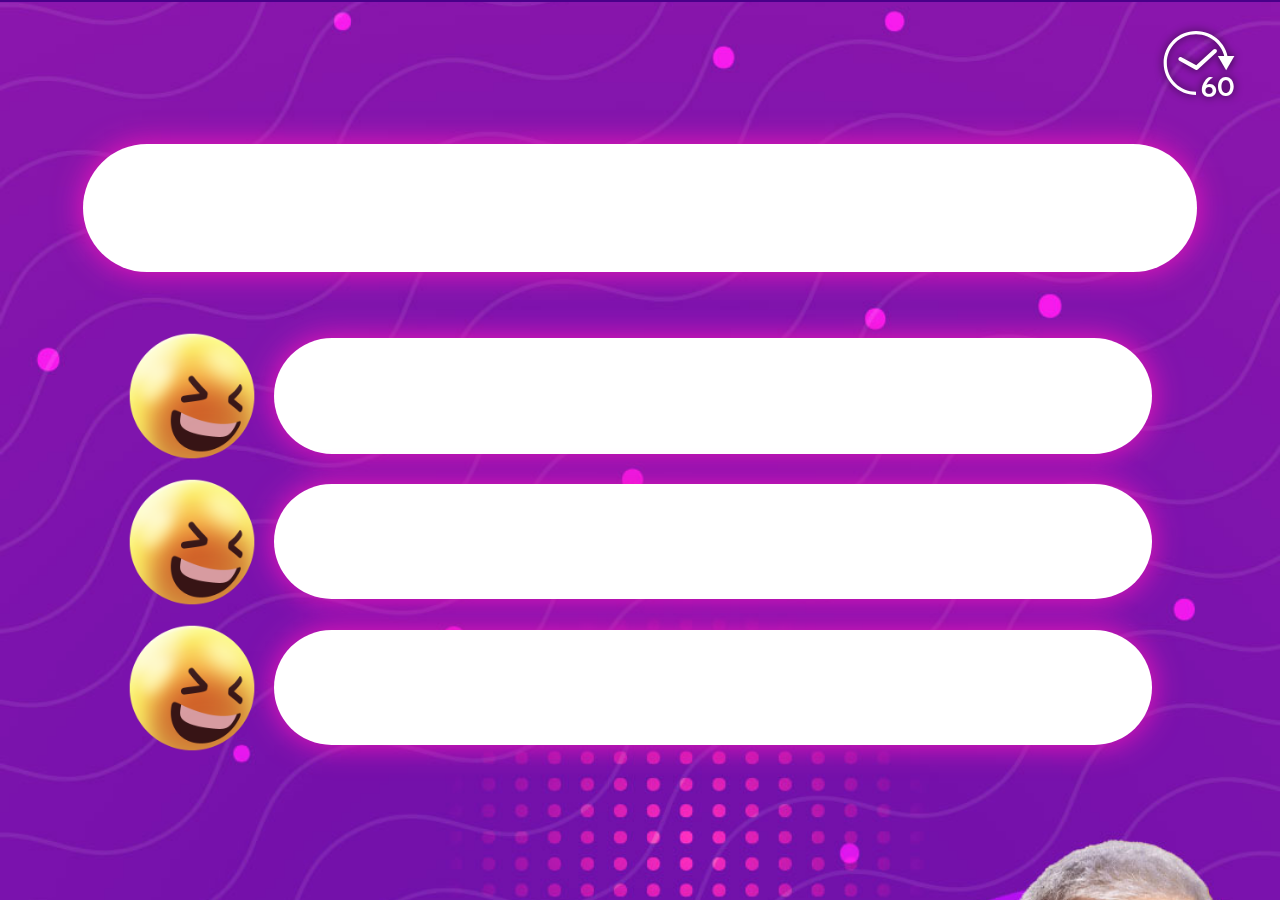
<file: HTML/Pregunta.html>
<!doctype html>
<html lang="es-CO">

<head>
   <meta charset="UTF-8">
   <meta http-equiv="X-UA-Compatible" content="IE=edge">
   <meta name="viewport" content="width=device-width, initial-scale=1.0">
   <title>Periotando con Manuel Turizo</title>
   <link rel="stylesheet" href="../CSS/StyleSheet.css">
   <link rel="icon" type="image/x-icon" href="../Images/Favicon.png">
   <script src="../js/main.js" defer></script>
</head>

<body>
   <div class="Content">
      <img src="../Images/FondoMT.jpg" id="BackgroundImage" alt="">
      <div class="FondoTiempo">
         <div class="NumerosTiempo">60</div>
      </div>
      <div style="height:16vh;"></div>
      <div class="BloquePreguntas" id="questionBlock">
         <!-- <div class="BloquePreguntas PreguntaIncorrecta"> -->
         <span id="statement"></span>
         <!--Retroalimentación Respuesta -->
         <div class="TextoCorrecto" id="correctText" nodisplay>
            <span> CORRECTO</span>
         </div>
         <div class="TextoIncorrecto" id="incorrectText" nodisplay>
            <span class="TextoIncorrectoEstiloInicio">NO ES </span>
            <span>CORRECTO</span>
         </div>
         <!--Retroalimentación Respuesta -->
      </div>
      <div style="height:6vh;"></div>
      <div class="BloqueRespuestas" id="contRespuestas">
         <div class="ContenedorRespuesta">
            <img src="../Images/EmoticonRespuestas.png" class="EmoticonRespuestas">
            <!-- <div id="ans0" class="BotonRespuesta RespuestaCorrecta"> -->
            <div id="ans0" class="BotonRespuesta ">
            </div>
         </div>
         <div style="height:2vh;"></div>
         <div class="ContenedorRespuesta">
            <img src="../Images/EmoticonRespuestas.png" class="EmoticonRespuestas">
            <!-- <div id="ans1" class="BotonRespuesta RespuestaIncorrecta"> -->
            <div id="ans1" class="BotonRespuesta ">
            </div>
         </div>
         <div style="height:2vh;"></div>
         <div class="ContenedorRespuesta">
            <img src="../Images/EmoticonRespuestas.png" class="EmoticonRespuestas">
            <div id="ans2" class="BotonRespuesta">
            </div>
         </div>
      </div>
      <a id="nextQuestion" class="BotonSeguirJugando is-active" transparent>SEGUIR JUGANDO</a>

      <div id="modalEnd"> </div>


</body>

</html>
</file>
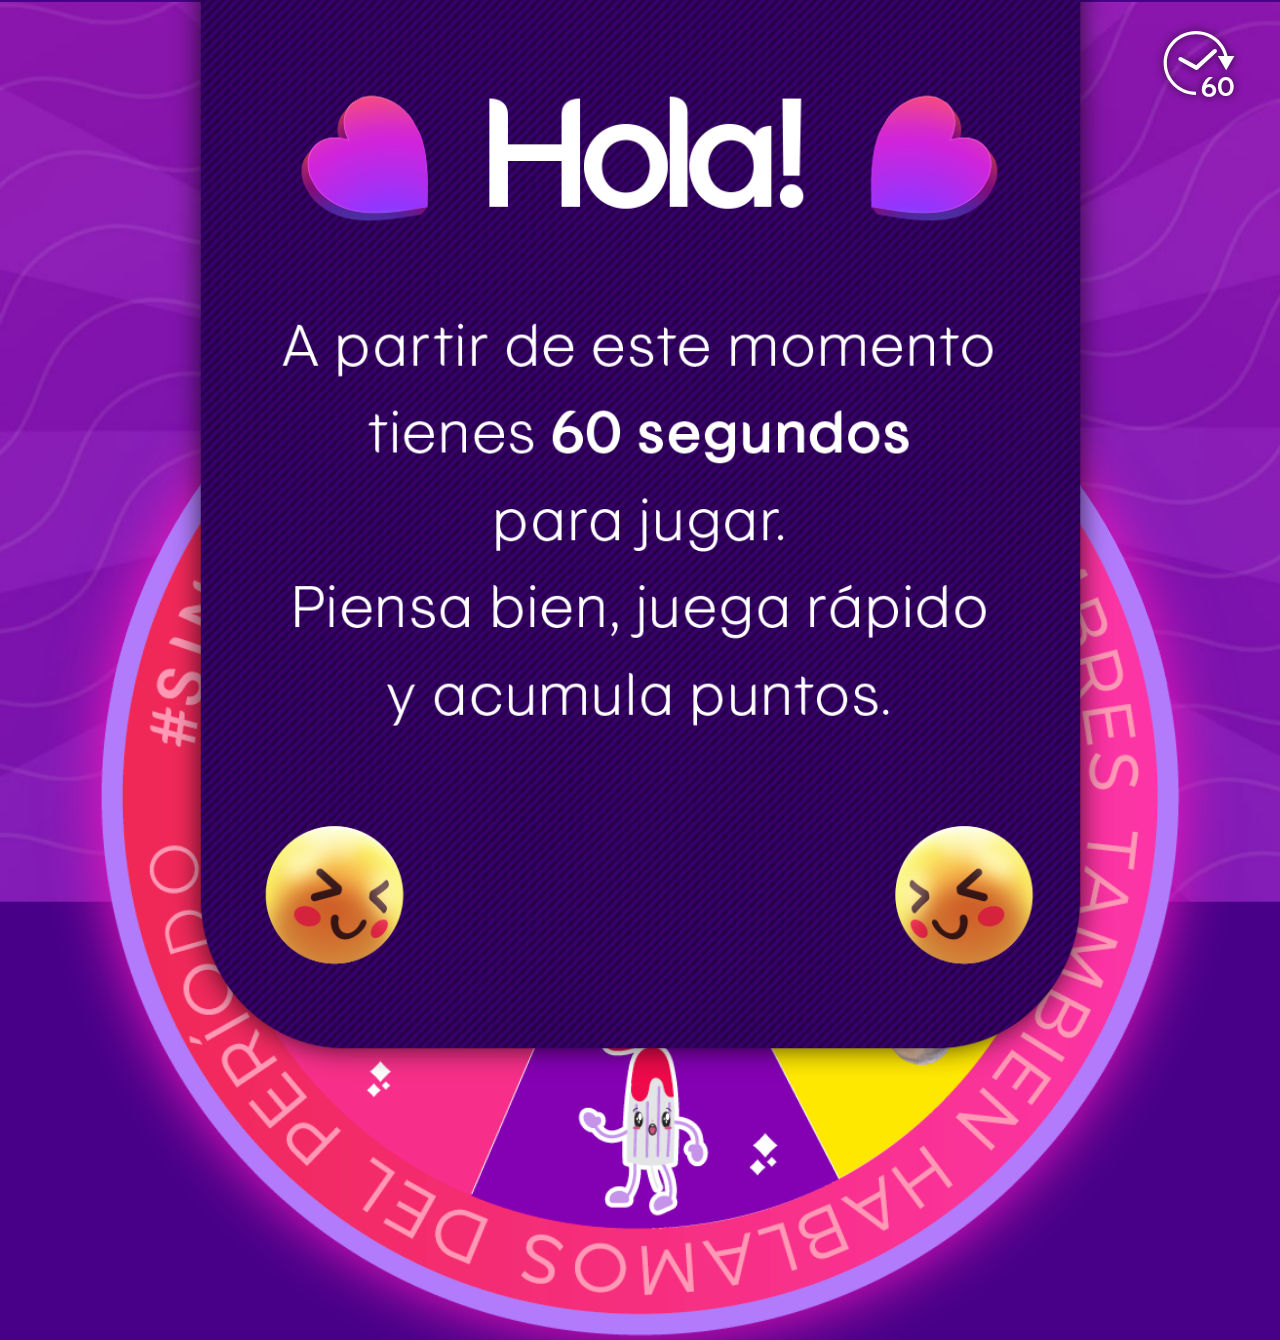
<file: HTML/Ruleta.html>
<!doctype html>
<html lang="es-CO">
   <head>
      <meta charset="UTF-8">
      <meta http-equiv="X-UA-Compatible" content="IE=edge">
      <meta name="viewport" content="width=device-width, initial-scale=1.0">
      <title>Periotando con Manuel Turizo</title>
      <link rel="stylesheet" href="../CSS/StyleSheet.css">
      <link rel="icon" type="image/x-icon" href="../Images/Favicon.png">
      <script src="../js/main.js"  defer></script>
   </head>
   <body>
      <div class="Content">
         <img src="../Images/FondoRuleta.jpg" id="BackgroundImage" class="FondoPaginaRuleta" alt="">

         <img src="../Images/PopUpInstrucciones.png" class="ImagenInstrucciones" id="instructions" />
         
         <div class="ContainerSombraRuleta">
            <img src="../Images/Ruleta.png" class="SombraRuleta" />
         </div>

         <div class="ContainerRuleta">
            <img src="../Images/Ruleta.png" class="FondoRuleta" />
            <img src="../Images/Btn_Girar.svg" class="Btn_Girar" id="spinRoulette"/>
            <img src="../Images/IndicadorRuleta.png" class="IndicadorRuleta" />
         </div>
      </div>
      <div id="messageCharacter">
      </div>
      <div class="FondoTiempo">
         <div class="NumerosTiempo">60</div>
      </div>
      <div id="modalEnd"> </div>

   </body>
</html>
</file>
<file: CSS/StyleSheet.css>
* {
	margin: 0;
	padding: 0;
	list-style: none;
	text-decoration: none;
	border: none;
	outline: none;
	font-family: Kotex-Bold;
	overflow: hidden;
}

body {
	background-color: #480089;
	-webkit-text-size-adjust: 100%;
}

img {
	width: 100%;
}

@font-face {
	font-family: Kotex-Bold;
	src: url(../Fonts/Kotex-Bold.woff);
}

/* Configuración contenedor general */

.Content {
	display: block;
	height: 100vh;
	min-height: 100%;
	width: 100vw;
	text-align: center;
}

#BackgroundImage {
	width: 100%;
	height: 100%;
	object-fit: cover;
	position: fixed;
	left: 0;
	right: 0;
	top: 2px;
	bottom: 0;
	z-index: -1;
}
#BackgroundImageMsg {
	width: 100%;
	height: 100%;
	object-fit: cover;
	position: fixed;
	left: 0;
	right: 0;
	top: 2px;
	bottom: 0;
	z-index: 1;
}

/* Página Home */

.ContainerRuletaHome {
	position: absolute;
	transform: translate(-50%, -50%);
	top: 47%;
	left: 50%;
	width: 54%;
	height: 30.6%;
	overflow:visible;
}

.FondoRuletaHome {
	position: absolute;
	z-index: 5;
	top: 0;
	left: 0;
	animation: rotation 10s infinite ease-out;
}

@keyframes rotation {
	0%   {transform: rotate(0deg);}
	20%  {transform: rotate(585deg);}
	30%  {transform: rotate(585deg);}
	60%  {transform: rotate(1260deg);}
	70%  {transform: rotate(1260deg);}
	90% {transform: rotate(1800deg);}
	100% {transform: rotate(1800deg);}
}

.CaraRuletaHome {
	position: absolute;
	z-index: 6;
	top: 0;
	left: 0;
	transform: rotate(345deg);
	filter: drop-shadow(-20px 40px 40px #000000bb);
}

.IndicadorRuletaHome {
	position: absolute;
	z-index: 7;
	top: 0;
	left: 0;

}

.FirmaHome {
	position: absolute;
	top: 48%;
	right: 3%;
	z-index: 10;
	width: 40%;
}

.Btn_Jugar {
	position: absolute;
	top: 75%;
	right: 7%;
	z-index: 10;
	width: 30%;
	filter: drop-shadow(0px 0px 14px #000000bb);
}

.PersonajeHome {
	position: absolute;
	bottom: 0;
	left: 0;
	width: 100%;
	z-index: 10;
}


/* Página Ruleta */

.ImagenInstrucciones{
	position: absolute;
	top: 50%;
	left: 50%;
	width: 70%;
	transform: translate(-50%, -50%);
	z-index: 10;
	filter: drop-shadow(0px 0px 14px #000000bb);
}

.ContainerRuleta {
	position: absolute;
	transform: translate(-50%, -50%);
	top: 52%;
	left: 50%;
	width: 85%;
	height: 48%;
	
}

.FondoRuleta {
	position: absolute;
	z-index: 5;
	top: 0;
	left: 0;
}

.ContainerSombraRuleta {
	position: absolute;
	transform: translate(-50%, -50%);
	top: 52%;
	left: 50%;
	width: 85%;
	height: 48%;
	overflow: visible;
}

.SombraRuleta{
	position: absolute;
	top: 0;
	left: 0;
	filter: drop-shadow(0px 0px 30px #f416b8);
}


.Btn_Girar {
	position: absolute;
	top: 50%;
	left: 50%;
	width: 25%;
	transform: translate(-50%, -50%);
	z-index: 10;
	filter: drop-shadow(0px 0px 14px #000000bb);
}

.IndicadorRuleta {
	position: absolute;
	z-index: 7;
	left: 50%;
	top: 1%;
	width: 10%;
	transform: translateX(-50%);
}

/*Página preguntas*/
.FondoTiempo{
	position:absolute;
	top:3vh;
	right:5vh;
	width:8vh;
	height:8vh;
	background:url(../Images/IconoTiempo.svg) no-repeat center center;
	background-size: contain;
	color: white;
	font-size:3.2vh;
	font-weight: 900;
	text-align: left;
	filter: drop-shadow(0px 0px 4px #000000bb);
	z-index: 1;
}

.NumerosTiempo{
	position:absolute;
	bottom:0;
	right:0;
	line-height: 0.5em;
	overflow: visible;
}

.BloquePreguntas {
	font-size: 2.3vh;
	color: #4d0084;
	background-color: #fff;
	width: 75%;
	margin: 0 auto;
	border-radius: 50vw;
	display: inline-block;
	padding: 6vw 6vw 4vw 6vw;
	filter: drop-shadow(0px 0px 15px #f416b8);
	overflow: visible;
}

.BloqueRespuestas {
	width: 80%;
	margin: 0 auto;
	overflow: visible;
}

.ContenedorRespuesta {

	display: flex;
	align-items: center;
	overflow: visible;
}

.EmoticonRespuestas {
	width: 15%;
	float: left;
	padding-right: 2vh;
}

.BotonRespuesta {
	font-size: 1.8vh;
	color: #4d0084;
	background-color: #fff;
	width: 85%;
	margin: 0 auto;
	border-radius: 7vw;
	display: inline-block;
	padding: 5vw 6vw 4vw 6vw;
	filter: drop-shadow(0px 0px 15px #f416b8);
	text-align: left;
	float: left;

}

.RespuestaCorrecta{
	background-color: #5ce792;
	color: #ffffff;
}

.PreguntaCorrecta {
background-color: #5ce792;
color: #5ce792;

}

.TextoCorrecto{
	position: absolute;
	top:60%;
	left: 50%;
	transform: translate(-50%, -50%);
	z-index:20;
	font-size: 4vh;
	color:#fff;
}

.RespuestaIncorrecta{
	background-color: #db324f;
	color: #FFF;
}
.PreguntaIncorrecta {
background-color: #db324f;
color: #db324f;
}

.TextoIncorrecto{
	position: absolute;
	top:50%;
	left: 50%;
	transform: translate(-50%, -50%);
	z-index:20;
	font-size: 4vh;
	color:#fff;
	text-align: initial;
	line-height: .7em;
}

.TextoIncorrectoEstiloInicio{
	font-size: 2vh;
}

.BotonSeguirJugando{
	background-color: #fff;
	position: absolute;
	bottom:2vh;
	left:5vh;
	filter: drop-shadow(0px 0px 15px #000000bb);
	color:#7818ac;
	font-size: 2.5vh;
	padding:2vh 2vh 1.3vh 2vh;
	border-radius: 50vh;
	border: .7vh solid #a980f4;
}

/*Overlay puntaje*/

.ContenedorPuntaje{
	position:absolute;
	width:100vw;
	height:100vh;
	z-index:100;
	top:0;
}
.OverlayFinal{
	position:absolute;
	width:100vw;
	height:100vh;
	background-color: #a980f4;
	opacity: .84;
	top:0;
}

.PuntajeFinal{
	background-color: #fff;
	position: absolute;
	top:50vh;
	left:50vw;
	filter: drop-shadow(0px 0px 50px #2e0044);
	color:#7818ac;
	font-size: 2.5vh;
	padding:6.6vh 18vw 0vh 18vw;
	border-radius: 50vh;
	border: 1.2vh solid #a980f4;
	transform: translate(-50%, -50%);
	z-index:101;
	font-size: 10vw;
	text-align: center;
}

.NumeroPuntaje{
font-size: 22vw;
line-height: .1em;
}

.BotonFinalizar{
	background-color: #fff;
	position: absolute;
	top:70%;
	left:50%;
	filter: drop-shadow(0px 0px 15px #2e0044);
	color:#7818ac;
	font-size: 2.5vh;
	padding:2vh 2vh 1.3vh 2vh;
	border-radius: 50vh;
	border: .7vh solid #a980f4;
	transform: translate(-50%, -50%);

}

/*fabian*/

.spaceMediumvh {
    height:0.5vh;
}
.space1vh {
    height:1vh;
}
.space2vh {
    height:2vh;
}
.avoidEvents{
	pointer-events: none;
}
.interactable{
	cursor: pointer;
}
[transparent] { 
	visibility: hidden; 
} 
[grayscale] { 
	filter: grayscale(1);
	pointer-events: none;
} 

[nodisplay] { 
	display: none; 
} 

#nextQuestion.is-active {
	animation: .4s jump ease infinite alternate;
}

@keyframes jump {
	0% {
		transform: scale(1);
		box-shadow: 0 1px 2px rgba(0,0,0,.15);
	}
	100% {
		transform: scale(1.05);
		box-shadow: 0 4px 20px rgba(0,0,0,.1);
	}
}
</file>
